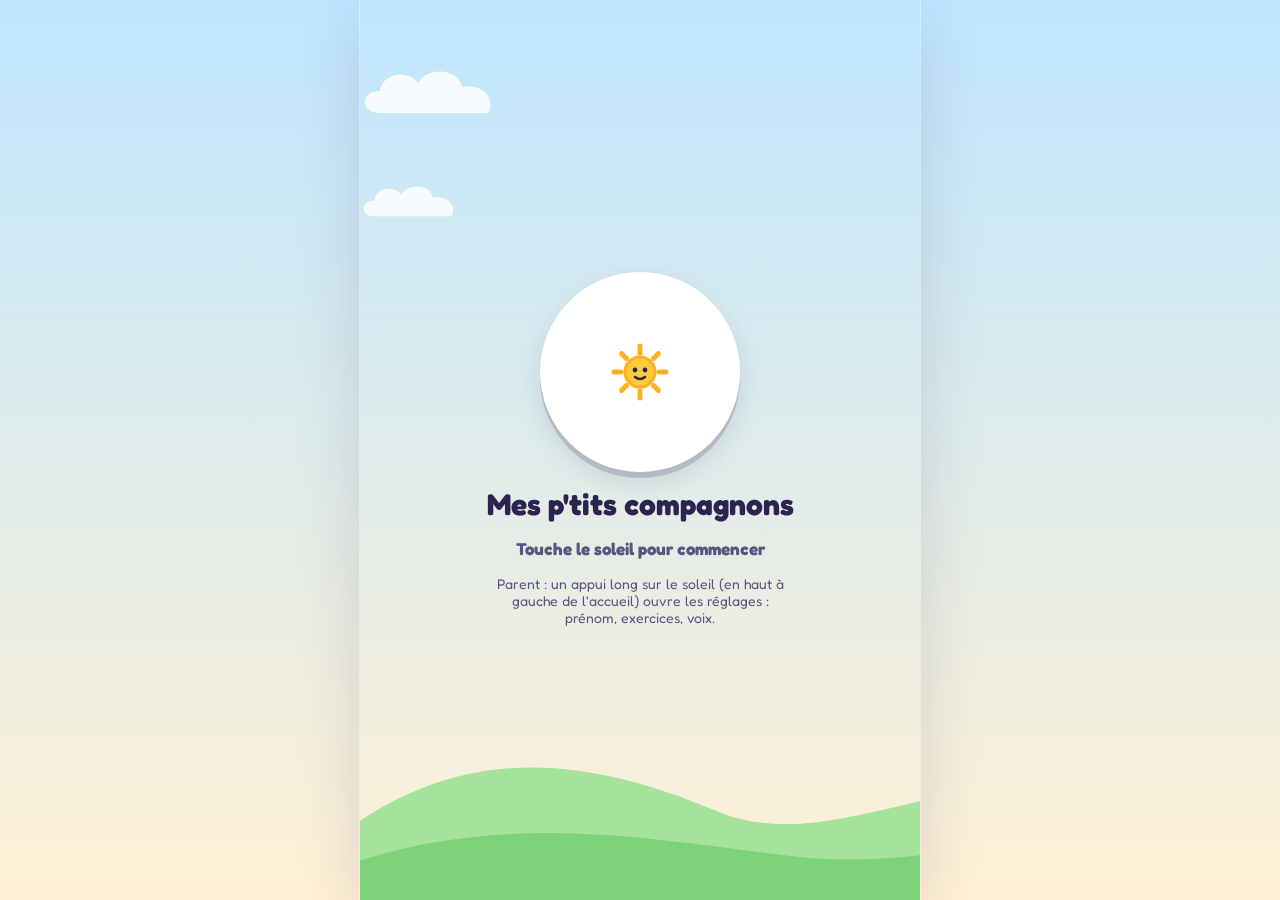
<file: index.html>
<!doctype html><html lang="fr"><head><meta charset="utf-8"><meta name="viewport" content="width=device-width,initial-scale=1"><title>Mes p'tits compagnons</title><meta http-equiv="refresh" content="0;url=jeu/"><script>location.replace('jeu/')</script></head><body><a href="jeu/">Ouvrir le jeu</a></body></html>
</file>
<file: jeu/parcours.css>
.path-page,.lesson-page{width:100%;max-width:620px;margin:auto;text-align:center;padding:10px 14px 24px;overflow-y:auto;max-height:100dvh;color:#342558;background:linear-gradient(#faf6ff,#edf9ef);border-radius:22px;flex:1;min-height:0}
.path-page h1{font-size:24px;line-height:1.2;margin:12px 0}.path-page p{margin:9px 0}.path-btn{border:0;border-radius:18px;padding:12px 18px;min-height:48px;background:#eee6ff;color:#493273;font:700 16px system-ui;cursor:pointer;touch-action:manipulation;margin:4px}.path-btn.primary{background:#7250be;color:white;box-shadow:0 5px 0 #51358c}.path-btn:disabled{opacity:.45;box-shadow:none}.path-pet{width:105px;height:100px;margin:auto}.path-pet svg,.lesson-pet svg{width:100%;height:100%}.path-map{display:grid;grid-template-columns:repeat(2,1fr);gap:12px;max-width:350px;margin:16px auto}.path-badge{border:2px solid #dcd2f2;border-radius:22px;background:#fff;padding:12px;display:flex;gap:10px;align-items:center;justify-content:center;font:700 22px system-ui;color:#493273;min-height:68px}.path-badge small{font-size:24px}.path-badge.current{border:3px solid #78bc94;background:#edfff0}.path-badge.earned{background:#fff4c2;border-color:#edc348}.path-badge.locked{opacity:.55}.path-meters{display:grid;gap:5px;font-size:14px}.lesson-page header{display:flex;align-items:center;justify-content:space-between;font:700 13px system-ui}.lesson-page header .path-btn{padding:8px 15px}.lesson-guide{display:flex;align-items:center;justify-content:center;gap:10px;margin:5px auto}.lesson-pet{width:88px;height:88px;flex-shrink:0;animation:lessonBob 2s ease-in-out infinite}.lesson-guide p{font-size:20px;font-weight:bold;max-width:200px;text-align:left}.lesson-dots{display:flex;justify-content:center;gap:8px;margin:6px}.lesson-dots span{width:11px;height:11px;border-radius:50%;background:#ddd3ee}.lesson-dots .on{background:#7953c4}.lesson-symbol{font:bold 124px/1.2 system-ui;color:#7850bf;text-shadow:0 4px #e4d9f7;animation:lessonPop .6s both;margin:12px}.lesson-words{display:flex;justify-content:center;gap:8px;flex-wrap:wrap;margin:12px 0}.word-picture{border:0;background:white;border-radius:18px;padding:10px 6px;min-width:86px;color:#493273;box-shadow:0 3px 0 #e3d9ef}.word-picture span,.picture{font-size:45px;display:block}.word-picture small{display:block;font:600 14px system-ui;margin-top:7px}.letter-pair{border:0;background:white;border-radius:25px;font:bold 95px/1.7 system-ui;color:#7850bf;width:90%;margin:15px auto}.letter-pair span{color:#de8547}.count-objects,.quiz-objects{display:flex;justify-content:center;flex-wrap:wrap;max-width:300px;margin:12px auto;gap:10px;font-size:36px;line-height:1.4}.count-objects{min-height:100px}.finger-hands{display:flex;margin:35px auto;max-width:330px}.finger-hands svg{width:50%}#quizFeedback{font:600 15px system-ui;margin:6px}.lesson-quiz{display:flex;gap:16px;justify-content:center;margin:25px 0}.quiz-choice{width:120px;height:130px;border:3px solid #dbd1ec;border-radius:23px;background:white;font:bold 72px system-ui;color:#7850bf}.quiz-choice.correct{background:#c8f4d6;border-color:#49a471}@keyframes lessonBob{50%{transform:translateY(-5px)}}@keyframes lessonPop{from{transform:scale(.75);opacity:0}to{transform:scale(1);opacity:1}}@media(max-height:700px){.lesson-pet{width:62px;height:62px}.lesson-symbol{font-size:100px;margin:3px}.lesson-guide{margin:0}.lesson-guide p{font-size:17px}.lesson-words{margin:6px 0}.word-picture span{font-size:34px}.letter-pair{font-size:75px;margin:5px auto}.lesson-page{padding:5px 9px 16px}.lesson-quiz{margin:12px 0}.path-page h1{font-size:22px}}@media(prefers-reduced-motion:reduce){.lesson-pet,.lesson-symbol{animation:none}}
.reco-symbol{display:inline-block;font-size:80px;font-weight:700;line-height:1.1}.reco-model{text-align:center;background:#fff9;border-radius:25px;padding:12px}.reco-objects{display:flex;flex-wrap:wrap;gap:5px;align-items:center;justify-content:center;padding:8px;max-width:280px;font-size:clamp(25px,7vw,40px)}.reco-thumb{display:block;font-size:70px}.choice small{display:block;font-size:15px}.reco-instruction{display:flex;align-items:center;gap:14px;justify-content:center;font-size:40px}.reco-instruction .reco-symbol{font-size:48px!important}.reco-bubbles{border-radius:50%;width:100%;height:100%;display:flex;align-items:center;justify-content:center;background:radial-gradient(circle at 30% 25%,#fff,#bfeaff88 65%,#90bff2);border:3px solid #fff;box-shadow:inset -6px -7px 12px #7bbef555}.reco-stars{background:#ffe67d;clip-path:polygon(50% 0,64% 32%,98% 36%,73% 62%,80% 96%,50% 80%,20% 96%,26% 62%,2% 36%,36% 32%);height:100%;width:100%;display:flex;justify-content:center;align-items:center;animation:starDrift 3s ease-in-out infinite;animation-delay:var(--drift)}.reco-stars .reco-symbol{font-size:66px!important}.reco-scene{position:relative;width:100%;height:100%;min-height:135px;overflow:hidden;border-radius:20px;background:linear-gradient(#bcecff 65%,#9bdb78 65%)}.scene-tree{position:absolute;right:-8px;bottom:0;font-size:90px;opacity:.55}.scene-flower{position:absolute;left:4px;bottom:0;font-size:40px}.scene-butterfly{position:absolute;right:8px;top:4px;font-size:25px}.reco-scene .reco-symbol{font-size:66px!important}.reco-remaining{margin:0 0 5px;font-size:18px}.reco-catch{padding:8px!important;background:#ffffff88!important}.reco-catch.caught{opacity:.2;transform:scale(.75);pointer-events:none}@keyframes starDrift{50%{transform:translateY(10px) rotate(4deg)}}@media(prefers-reduced-motion:reduce){.reco-stars{animation:none}}
.reco-stars{animation:starFall 4.5s linear infinite;animation-delay:var(--drift)}.reco-catch:has(.reco-stars){overflow:hidden}@keyframes starFall{0%{transform:translateY(-18%) rotate(-3deg);opacity:.8}15%,85%{opacity:1}100%{transform:translateY(18%) rotate(3deg);opacity:.8}}@media(prefers-reduced-motion:reduce){.reco-stars{animation:none}}
</file>
<file: jeu/cartes.css>
.tcg{container-type:inline-size;--foil-x:35%;border-radius:15px}.tcg-front{border:5px solid #e3c374;background:#e9d7ac;isolation:isolate;box-shadow:inset 0 0 0 1px #8f7334}.tcg-paper{position:absolute;inset:0;background:linear-gradient(145deg,#fff4d5,#dcc4a0);z-index:0}.tcg-header{position:absolute;top:3%;left:4%;right:4%;height:8%;display:flex;align-items:center;gap:3%;z-index:5;font:700 6cqw/1 system-ui;color:#292332}.tcg-header>b{flex:1;white-space:nowrap;letter-spacing:-.03em;font-size:6.2cqw}.tcg-header>span{white-space:nowrap;font-size:5cqw}.tcg-header small{font-size:3cqw}.tcg-header i{display:block;width:8%;aspect-ratio:1}.tcg-header svg{width:100%;height:100%}.tcg-landscape{position:absolute;left:5%;right:5%;top:13%;height:44%;background-size:cover;background-position:center 56%;border:2px solid #af8c56;overflow:hidden;z-index:1}.tcg-creature{position:absolute;left:8%;bottom:2%;width:84%;height:94%;object-fit:contain;filter:drop-shadow(0 5px 3px #332c2855);z-index:2}.tcg-ground{position:absolute;bottom:7%;left:20%;width:60%;height:8%;border-radius:50%;background:#20222555;filter:blur(3px)}.tcg-caption{position:absolute;top:57%;left:5%;right:5%;height:5%;font:italic 3cqw/1.5 system-ui;color:#4c3b31;text-align:center;border-bottom:1px solid #bfa47f;z-index:4}.tcg-moves{position:absolute;left:5%;right:5%;top:64%;bottom:8%;z-index:5;color:#292332}.tcg-move{height:35%;display:flex;align-items:center;gap:4%;border-bottom:1px solid #846a4533;font:700 4.4cqw/1.1 system-ui}.tcg-move>b{flex:1}.tcg-move>strong{font-size:6.2cqw}.tcg-energy{display:flex;align-items:center;width:16%;font-size:5cqw}.tcg-energy svg{width:45%;height:auto}.tcg-flavor{font:italic 3cqw/1.3 system-ui;margin-top:6%;text-align:center}.tcg-footer{position:absolute;left:4%;right:4%;bottom:2%;display:flex;justify-content:space-between;align-items:center;z-index:6;font:500 2.5cqw/1 system-ui;color:#493a28;gap:2%}.tcg-footer b{font-size:3cqw;white-space:nowrap}.tcg-back{border:6px solid #cab6f4;background:radial-gradient(ellipse,#a48de5,#302864);display:flex;align-items:center;justify-content:center;flex-direction:column;color:#fff4ac}.tcg-back>span{font-size:44cqw;text-shadow:0 0 16px #fff8}.tcg-back>b{font-size:7cqw;letter-spacing:.08em}.back-orbit{position:absolute;width:73%;aspect-ratio:1;border:2px solid #c7b3ee;border-radius:50%;transform:rotate(-25deg) scaleX(1.15)}
.rarity-r .tcg-front{border-color:#b8cbdf}.rarity-u .tcg-front{border-color:#ba9ce7}.rarity-g .tcg-front{border-color:#e8ba33;box-shadow:inset 0 0 0 2px #fff1ab,0 0 18px #ffda5d88}.rarity-r .tcg-landscape,.rarity-u .tcg-landscape,.rarity-g .tcg-landscape{inset:0;height:auto;border:0;background-position:center}.rarity-r .tcg-creature,.rarity-u .tcg-creature,.rarity-g .tcg-creature{height:64%;width:98%;left:1%;bottom:23%}.rarity-r .tcg-ground,.rarity-u .tcg-ground,.rarity-g .tcg-ground{bottom:25%}.rarity-r .tcg-header,.rarity-u .tcg-header,.rarity-g .tcg-header{background:#fffef0ce;left:0;right:0;top:0;height:12%;padding:0 4%;backdrop-filter:none}.rarity-r .tcg-caption,.rarity-u .tcg-caption,.rarity-g .tcg-caption{display:none}.rarity-r .tcg-moves,.rarity-u .tcg-moves,.rarity-g .tcg-moves{top:auto;bottom:6%;height:25%;left:0;right:0;padding:2% 5%;background:linear-gradient(#fff9eeaa,#fff6e9eb)}.rarity-r .tcg-footer,.rarity-u .tcg-footer,.rarity-g .tcg-footer{bottom:0;left:0;right:0;height:6%;padding:0 4%;background:#fff6e9df}.tcg-gold-tone{position:absolute;inset:0;z-index:3;background:linear-gradient(140deg,#ffd76a55,#c98c1222,#fff09355);mix-blend-mode:color}.rarity-g .tcg-header,.rarity-g .tcg-moves,.rarity-g .tcg-footer{background:linear-gradient(100deg,#fff3bcd9,#eac15cce,#fff1b7e8);color:#67430d}.rarity-g .tcg-creature{filter:drop-shadow(0 0 5px #ffe15c) saturate(.8) sepia(.25)}.tcg-rainbow{position:absolute;inset:0;z-index:7;pointer-events:none;background:repeating-linear-gradient(125deg,#ff82c455,#7fffe677,#faff8366,#88aaff66,#edb4ff77,#ff82c455);background-size:280% 280%;background-position:var(--foil-x) var(--gy,50%);mix-blend-mode:color-dodge;opacity:.6;animation:foilSweep 6s ease-in-out infinite alternate}.tcg-shine,.tcg-metal{position:absolute;inset:0;z-index:8;pointer-events:none;background:linear-gradient(112deg,transparent 30%,#fff9 44%,#fff3 48%,transparent 60%);background-size:280% 100%;background-position:var(--foil-x) 50%;mix-blend-mode:screen;animation:foilSweep 5s linear infinite}.tcg-metal{background-image:linear-gradient(115deg,transparent 24%,#e3a51d44 35%,#fffbe4cc 44%,#fff3 48%,#ffd75b88 52%,transparent 65%);animation-duration:3.8s}.tcg-glitter{position:absolute;inset:0;z-index:9;pointer-events:none}.tcg-glitter i{position:absolute;width:var(--size);height:var(--size);border-radius:50%;background:#fffde1;box-shadow:0 0 3px 1px #fff9,0 0 7px 2px #ffd335;animation:glitterTwinkle 1.8s ease-in-out infinite;animation-delay:var(--delay)}.tcg-glitter i:nth-child(4n){border-radius:0;clip-path:polygon(50% 0,60% 39%,100% 50%,60% 60%,50% 100%,39% 60%,0 50%,39% 39%);width:10px;height:10px;box-shadow:none}.cardgrid .tcg-rainbow,.cardgrid .tcg-shine,.cardgrid .tcg-metal,.cardgrid .tcg-glitter i{animation:none}.cardgrid .tcg-glitter i{opacity:.9}.tcg-section{font-size:19px;margin:18px 0 10px;color:#4b3472}.tcg-zoom-actions{display:flex;gap:8px;justify-content:center}.reveal-rare{animation:rareReveal .8s}.reveal-ultra{animation:ultraReveal 1.3s}.rarity-g.gold-glow .tcg-glitter i{animation-duration:.8s}@keyframes foilSweep{0%{background-position:120% 20%}100%{background-position:-100% 80%}}@keyframes glitterTwinkle{0%,100%{opacity:.25;transform:scale(.4)}45%{opacity:1;transform:scale(1.3)}65%{opacity:.8;transform:scale(.6)}}@keyframes rareReveal{50%{filter:brightness(1.35);transform:scale(1.07)}}@keyframes ultraReveal{30%{filter:brightness(1.7) drop-shadow(0 0 12px #b49bff);transform:scale(1.1)}70%{filter:brightness(1.2)}}@media(prefers-reduced-motion:reduce){.tcg-rainbow,.tcg-shine,.tcg-metal,.tcg-glitter i,.reveal-rare,.reveal-ultra{animation:none}}
.tcg.interacting .tcg-rainbow,.tcg.interacting .tcg-shine,.tcg.interacting .tcg-metal{animation:none;background-position:var(--foil-x) var(--gy,50%)}.rarity-g .tcg-landscape{filter:sepia(.4) saturate(1.15)}
.tcg-header,.tcg-moves,.tcg-footer{z-index:10}
.tcg-rainbow{mix-blend-mode:hard-light;opacity:.36;background-image:repeating-linear-gradient(115deg,transparent 0 15%,#ff66c5bb 24%,#68dcffbb 34%,#9af385aa 44%,#ffe06eaa 54%,#b39affbb 64%,transparent 78%)}.tcg-shine{opacity:.4}
</file>
